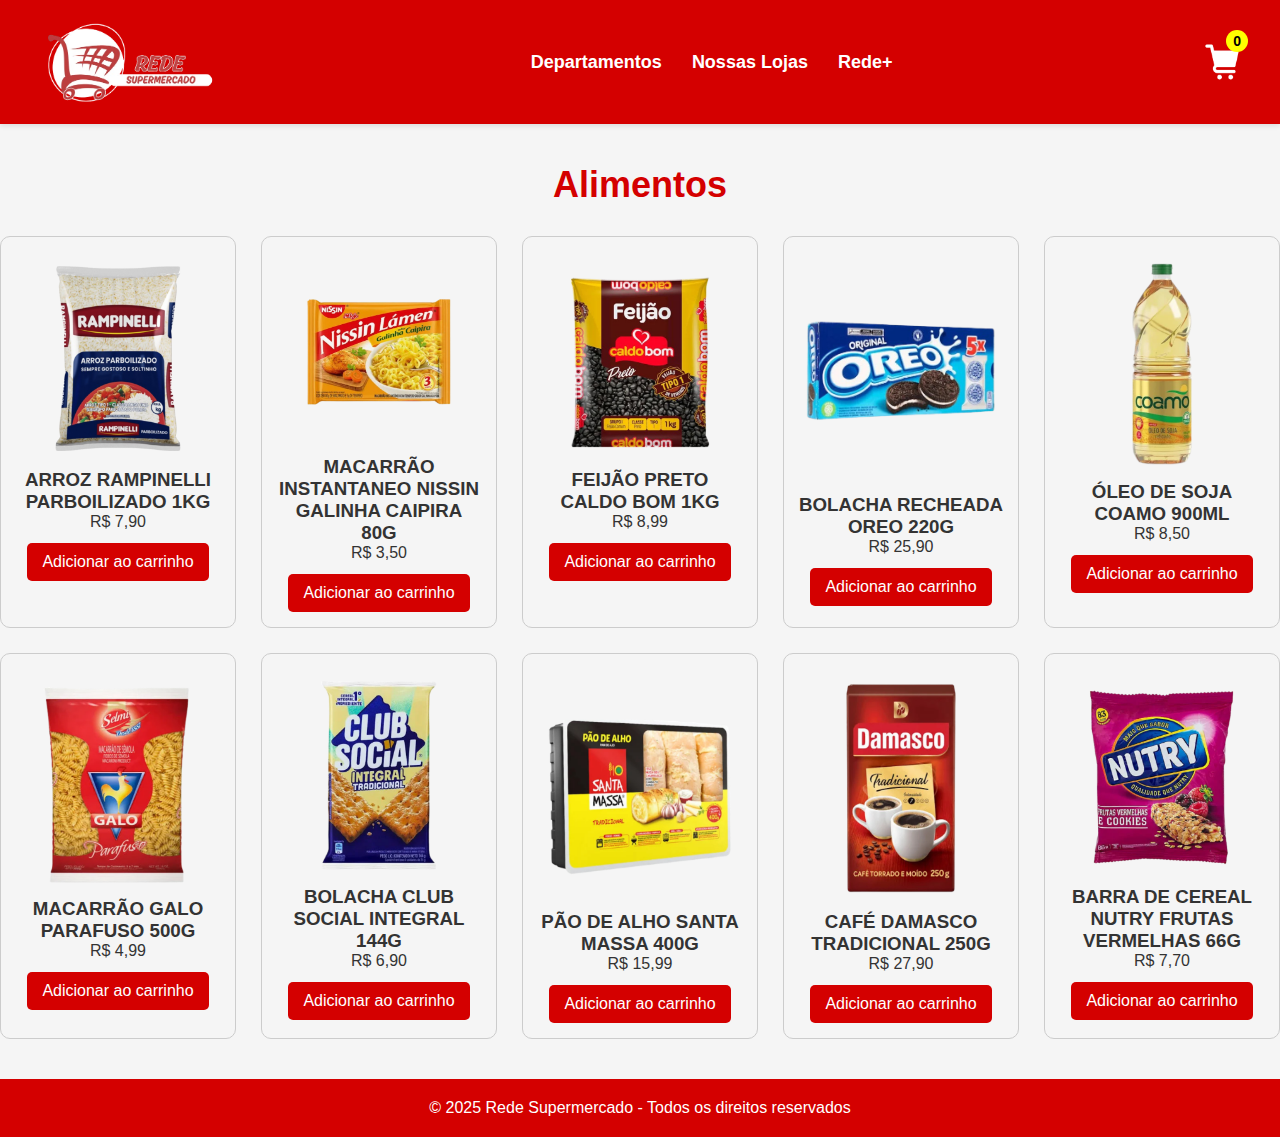
<file: alimentos.html>
<!DOCTYPE html>
<html lang="pt-BR">
<head>
<meta charset="UTF-8">
<meta name="viewport" content="width=device-width, initial-scale=1.0">
<title>Alimentos | Rede Supermercado</title>
<link rel="stylesheet" href="css/style.css">
</head>
<body>

<header>
    <div class="logo">
        <a href="index.html"><img src="img/logo02.png" width="900" height="auto"></a>
    </div>
    <nav>
        <ul>
            <li>
                <a>Departamentos</a>
                <ul>
                    <li><a href="alimentos.html">Alimentos</a></li>
                    <li><a href="bebidas.html">Bebidas</a></li>
                    <li><a href="higiene.html">Higiene</a></li>
                    <li><a href="limpeza.html">Limpeza</a></li>
                </ul>
            </li>
            <li><a href="lojas.html">Nossas Lojas</a></li>
            <li><a href="rede.html">Rede+</a></li>
        </ul>
    </nav>
    <div class="carrinho1">
        <img src="img/carrinho.png" alt="Carrinho">
        <span>0</span>
    </div>
</header>

<main>
    <h1 class="titulo01">Alimentos</h1>
    <div class="products">

        <div class="product">
            <img src="img/arroz.png" width="170" alt="Arroz 1kg">
            <h3>ARROZ RAMPINELLI PARBOILIZADO 1KG</h3>
            <p>R$ 7,90</p>
            <button onclick="addToCart({name:'ARROZ RAMPINELLI PARBOILIZADO 1KG', price:7.90})">Adicionar ao carrinho</button>
        </div>

        <div class="product">
            <img src="img/miojo.png" width="160" alt="Miojo Nissin">
            <h3>MACARRÃO INSTANTANEO NISSIN GALINHA CAIPIRA 80G</h3>
            <p>R$ 3,50</p>
            <button onclick="addToCart({name:'Miojo Nissin', price:3.50})">Adicionar ao carrinho</button>
        </div>

        <div class="product">
            <img src="img/feijao.png" width="170" alt="Feijão 1kg">
            <h3>FEIJÃO PRETO CALDO BOM 1KG</h3>
            <p>R$ 8,99 </p>
            <button onclick="addToCart({name:'FEIJÃO PRETO CALDO BOM', price:8.99})">Adicionar ao carrinho</button>
        </div>

        <div class="product">
            <img src="img/bolachaoreo.png" width="190"alt="Bolacha Recheada Oreo">
            <h3>BOLACHA RECHEADA OREO 220G</h3>
            <p>R$ 25,90</p>
            <button onclick="addToCart({name:'Bolacha Recheada Oreo', price:25.90})">Adicionar ao carrinho</button>
        </div>

        <div class="product">
            <img src="img/oleocoamo.png" width="180" alt="Óleo">
            <h3>ÓLEO DE SOJA COAMO 900ML</h3>
            <p>R$ 8,50</p>
            <button onclick="addToCart({name:'Óleo', price:8.50})">Adicionar ao carrinho</button>
        </div>

        <div class="product">
            <img src="img/macarraogalo.png" width="180" alt="Macarrão Galo">
            <h3>MACARRÃO GALO PARAFUSO 500G</h3>
            <p>R$ 4,99</p>
            <button onclick="addToCart({name:'Macarrão Galo', price:4.99})">Adicionar ao carrinho</button>
        </div>

        <div class="product">
            <img src="img/clubsocial.png" width="170" alt="Club Social">
            <h3>BOLACHA CLUB SOCIAL INTEGRAL 144G</h3>
            <p>R$ 6,90</p>
            <button onclick="addToCart({name:'Club Social', price:6.90})">Adicionar ao carrinho</button>
        </div>

        <div class="product">
            <img src="img/paodealho.png" width="190" alt="Pão de Alho">
            <h3>PÃO DE ALHO SANTA MASSA 400G</h3>
            <p>R$ 15,99</p>
            <button onclick="addToCart({name:'Pão de Alho', price:15.99})">Adicionar ao carrinho</button>
        </div>

        <div class="product">
            <img src="img/cafe.png" width="190" alt="Café">
            <h3>CAFÉ DAMASCO TRADICIONAL 250G</h3>
            <p>R$ 27,90</p>
            <button onclick="addToCart({name:'Café', price:27.90})">Adicionar ao carrinho</button>
        </div>

        <div class="product">
            <img src="img/barrinhanutry.png" width="170" alt="Barrinha Nutry">
            <h3>BARRA DE CEREAL NUTRY FRUTAS VERMELHAS 66G</h3>
            <p>R$ 7,70</p>
            <button onclick="addToCart({name:'Barrinha Nutry', price:7.70})">Adicionar ao carrinho</button>
        </div>

    </div>
</main>

<div id="cartModal">
    <div class="modal-header">
        <span>Carrinho</span>
        <button onclick="toggleCart()">×</button>
    </div>

    <ul class="modal-content" id="cartItems"></ul>

    <div class="modal-footer" style="display:none;">
        <div style="display:flex; justify-content:space-between; margin-bottom:10px;">
            <strong>Total:</strong>
            <strong class="cart-total-amount">R$ 0.00</strong>
        </div>
        <button onclick="alert('Implementar checkout')" class="checkout-btn">Finalizar pedido</button>
    </div>
</div>


<footer>
    <p>© 2025 Rede Supermercado - Todos os direitos reservados</p>
</footer>

<script src="script.js"></script>
</body>
</html>
</file>
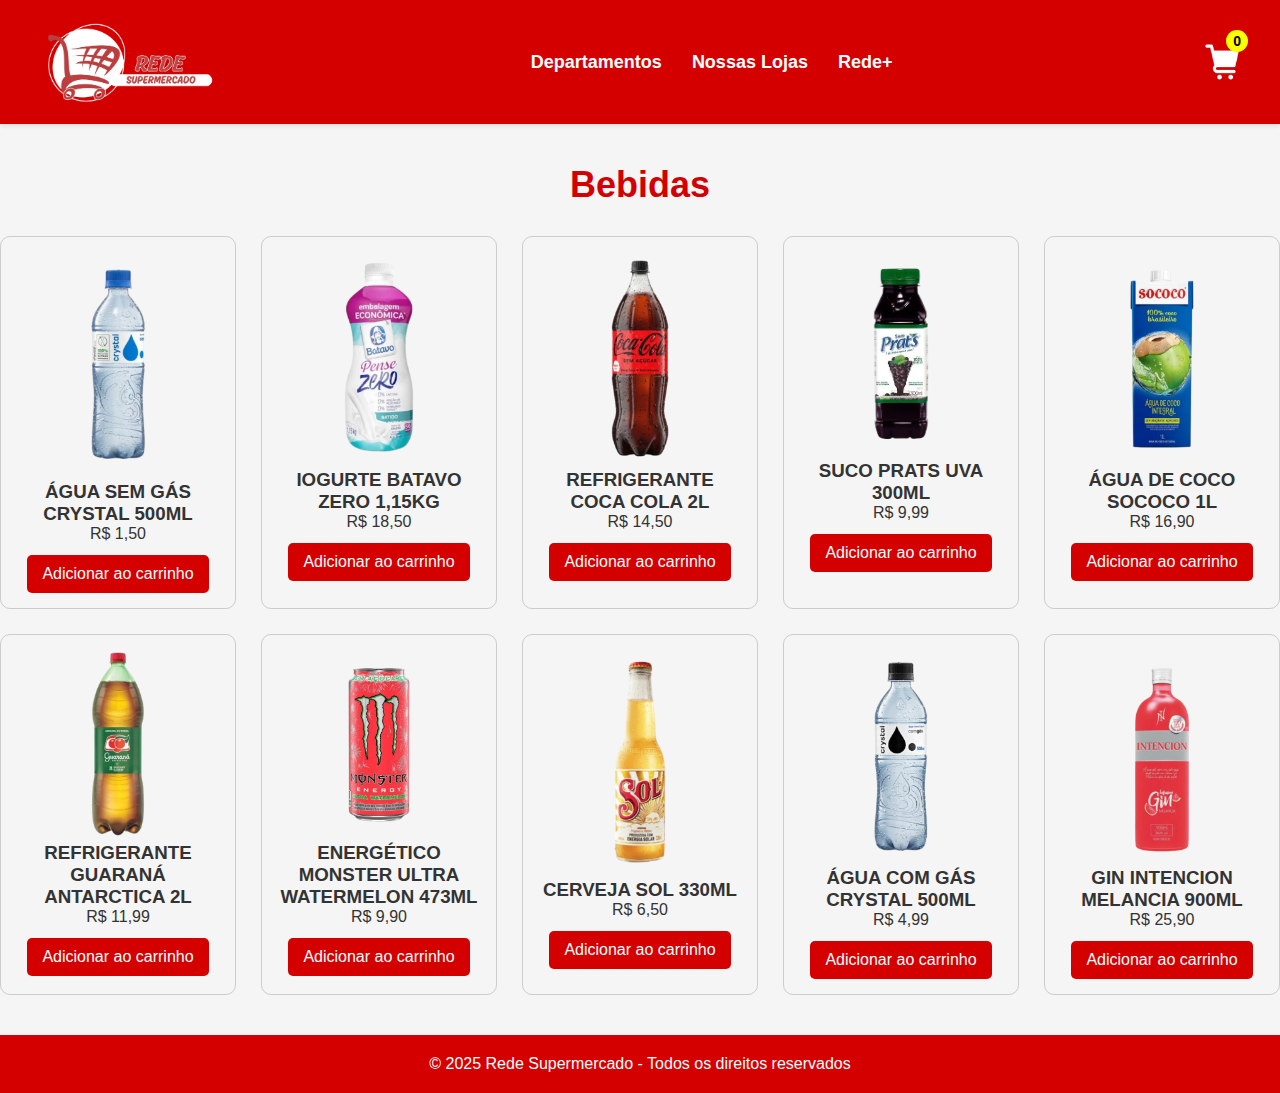
<file: bebidas.html>
<!DOCTYPE html>
<html lang="pt-BR">
    <head>
        <meta charset="UTF-8">
        <meta name="viewport" content="width=device-width, initial-scale=1.0">
        <title>Bebidas | Rede Supermercado</title>
        <link rel="stylesheet" href="css/style.css">
    </head>
    <body>

        <header>
            <div class="logo">
                <a href="index.html"><img src="img/logo02.png" width="900" height="auto"></a>
            </div>
            <nav>
                <ul>
                    <li>
                        <a>Departamentos</a>
                        <ul>
                            <li><a href="alimentos.html">Alimentos</a></li>
                            <li><a href="bebidas.html">Bebidas</a></li>
                            <li><a href="higiene.html">Higiene</a></li>
                            <li><a href="limpeza.html">Limpeza</a></li>
                        </ul>
                    </li>
                    <li><a href="lojas.html">Nossas Lojas</a></li>
                    <li><a href="rede.html">Rede+</a></li>
                </ul>
            </nav>
            <div class="carrinho1">
                <img src="img/carrinho.png" alt="Carrinho">
                <span>0</span>
            </div>
        </header>

        <main>
            <h1 class="titulo01">Bebidas</h1>
            <div class="products">

                <div class="product">
                    <img src="img/aguasemgas.png" width="180"="Água Sem Gás">
                    <h3>ÁGUA SEM GÁS CRYSTAL 500ML</h3>
                    <p>R$ 1,50</p>
                    <button onclick="addToCart({name:'Água Sem Gás', price:1.50})">Adicionar ao carrinho</button>
                </div>

                <div class="product">
                    <img src="img/iogurtebatavo.png" width="170"="Iogurte Batavo Zero">
                    <h3>IOGURTE BATAVO ZERO 1,15KG</h3>
                    <p>R$ 18,50</p>
                    <button onclick="addToCart({name:'Iogurte Batavo Zero', price:18.50})">Adicionar ao carrinho</button>
                </div>

                <div class="product">
                    <img src="img/cocacola.png" width="170" alt="Coca Cola 2L">
                    <h3>REFRIGERANTE COCA COLA 2L</h3>
                    <p>R$ 14,50</p>
                    <button onclick="addToCart({name:'Coca Cola 2L', price:14.50})">Adicionar ao carrinho</button>
                </div>

                <div class="product">
                    <img src="img/sucoprats-uva.png" alt="Suco Prats Uva 300ML">
                    <h3>SUCO PRATS UVA 300ML</h3>
                    <p>R$ 9,99</p>
                    <button onclick="addToCart({name:'Suco Prats Uva 300ML', price:9.50})">Adicionar ao carrinho</button>
                </div>

                <div class="product">
                    <img src="img/aguadecoco.png" width="170" alt="Água de Coco">
                    <h3>ÁGUA DE COCO SOCOCO 1L</h3>
                    <p>R$ 16,90</p>
                    <button onclick="addToCart({name:'Água de Coco', price:16.90})">Adicionar ao carrinho</button>
                </div>

                <div class="product">
                    <img src="img/guarana.png"width="150" alt="Refrigerante Guaraná Antarctica 2L">
                    <h3>REFRIGERANTE GUARANÁ ANTARCTICA 2L</h3>
                    <p>R$ 11,99</p>
                    <button onclick="addToCart({name:'Refrigerante Guaraná Antarctica 2L', price:11.99})">Adicionar ao carrinho</button>
                </div>

                <div class="product">
                    <img src="img/energetico.png"width="150" alt="Energético Monster">
                    <h3>ENERGÉTICO MONSTER ULTRA WATERMELON 473ML</h3>
                    <p>R$ 9,90</p>
                    <button onclick="addToCart({name:'Energético Monster', price:9.50})">Adicionar ao carrinho</button>
                </div>

                <div class="product">
                    <img src="img/cerveja.png" width="180" alt="Cerveja Sol">
                    <h3>CERVEJA SOL 330ML</h3>
                    <p>R$ 6,50</p>
                    <button onclick="addToCart({name:'Cerveja Sol', price:6.50})">Adicionar ao carrinho</button>
                </div>

                <div class="product">
                    <img src="img/aguacomgas.png" width="170" alt="Água Com Gás">
                    <h3>ÁGUA COM GÁS CRYSTAL 500ML</h3>
                    <p>R$ 4,99</p>
                    <button onclick="addToCart({name:'Água Com Gás', price:4.99})">Adicionar ao carrinho</button>
                </div>

                <div class="product">
                    <img src="img/gin.png" width="170" alt="Gin Melancia">
                    <h3>GIN INTENCION MELANCIA 900ML</h3>
                    <p>R$ 25,90</p>
                    <button onclick="addToCart({name:'Gin Melancia', price:25.90})">Adicionar ao carrinho</button>
                </div>

            </div>
        </main>

        <div id="cartModal">
            <div class="modal-header">
                <span>Carrinho</span>
                <button onclick="toggleCart()">×</button>
            </div>

            <ul class="modal-content" id="cartItems"></ul>

            <div class="modal-footer" style="display:none;">
                <div style="display:flex; justify-content:space-between; margin-bottom:10px;">
                    <strong>Total:</strong>
                    <strong class="cart-total-amount">R$ 0.00</strong>
                </div>
                <button onclick="alert('Implementar checkout')" class="checkout-btn">Finalizar pedido</button>
            </div>
        </div>

        <footer>
            <p>© 2025 Rede Supermercado - Todos os direitos reservados</p>
        </footer>

        <script src="script.js"></script>
        
    </body>
</html>
</file>
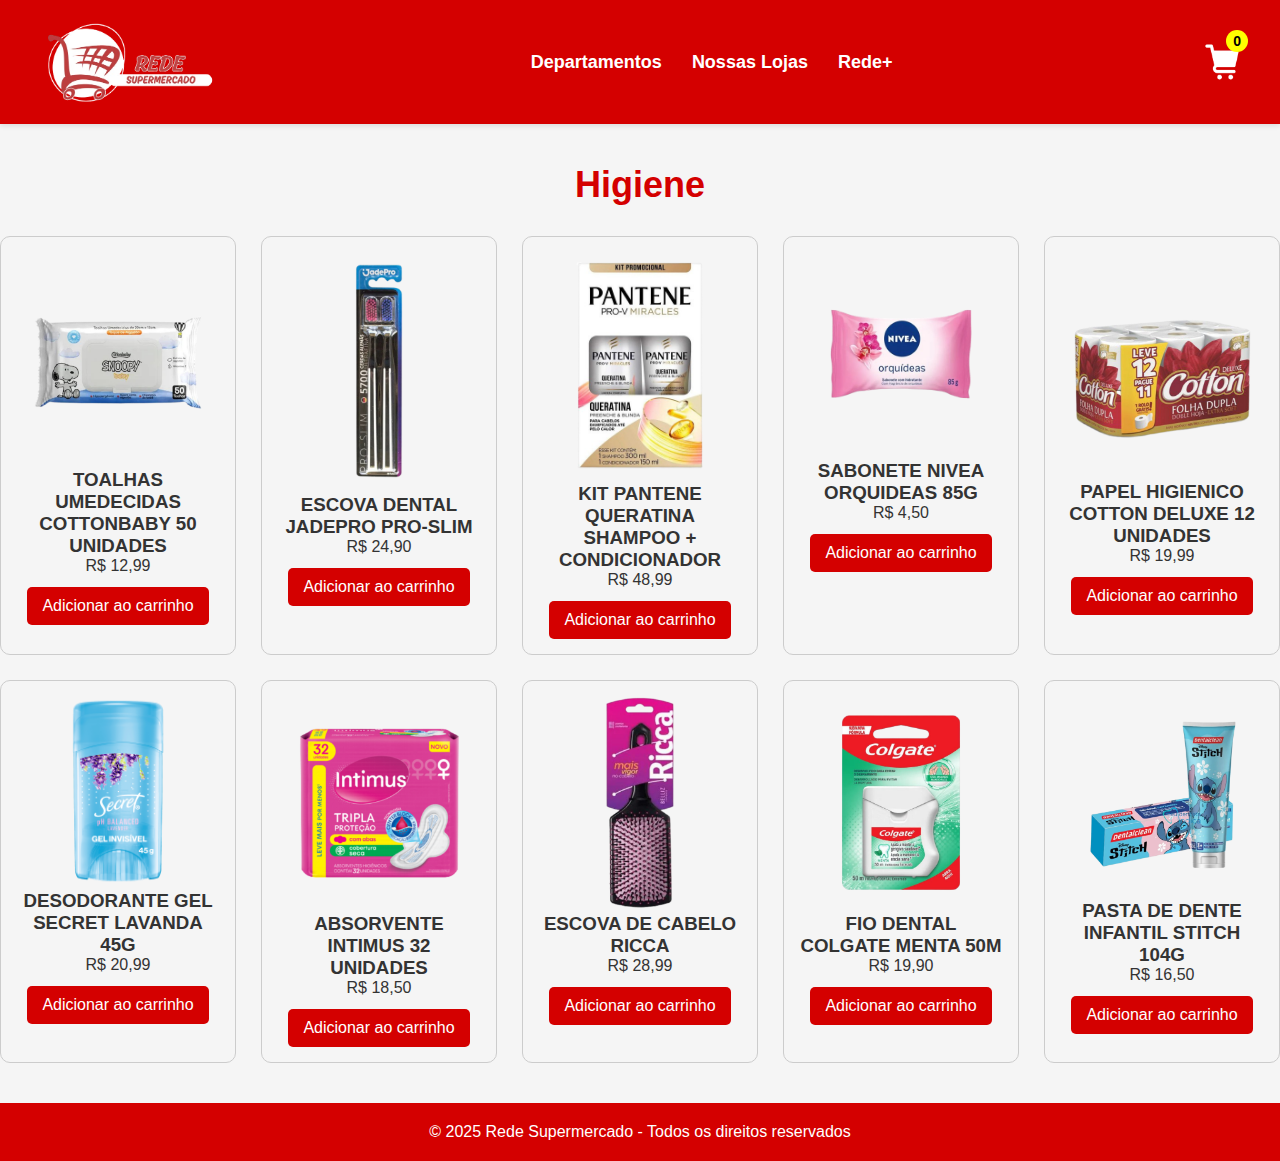
<file: higiene.html>
<!DOCTYPE html>
<html lang="pt-BR">
    <head>
        <meta charset="UTF-8">
        <meta name="viewport" content="width=device-width, initial-scale=1.0">
        <link rel="icon" type="image/png" href="img/logo01.png">
        <title>Higiene | Rede Supermercado</title>
        <link rel="stylesheet" href="css/style.css">
    </head>
    <body>
        <header>
            <div class="logo">
                <a href="index.html"><img src="img/logo02.png" width="900" height="auto"></a>
            </div>
            <nav>
                <ul>
                    <li>
                        <a>Departamentos</a>
                        <ul>
                            <li><a href="alimentos.html">Alimentos</a></li>
                            <li><a href="bebidas.html">Bebidas</a></li>
                            <li><a href="higiene.html">Higiene</a></li>
                            <li><a href="limpeza.html">Limpeza</a></li>
                        </ul>
                    </li>
                    <li><a href="lojas.html">Nossas Lojas</a></li>
                    <li><a href="rede.html">Rede+</a></li>
                </ul>
            </nav>
            <div class="carrinho1">
                <img src="img/carrinho.png" alt="Carrinho">
                <span>0</span>
            </div>
        </header>

        <main>
            <h1 class="titulo01">Higiene</h1>
            <div class="products">

                <div class="product">
                <img src="img/lencinhoumedecido.png" width="170" alt="Lencinhos Umedecidos">
                <h3>TOALHAS UMEDECIDAS COTTONBABY 50 UNIDADES</h3>
                <p>R$ 12,99</p>
                <button onclick="addToCart({name:'Lencinhos Umedecidos', price:12.99})">Adicionar ao carrinho</button>
                </div>

                <div class="product">
                <img src="img/escovadedente.png" width="190"="Escova de Dente">
                <h3>ESCOVA DENTAL JADEPRO PRO-SLIM</h3>
                <p>R$ 24,90</p>
                <button onclick="addToCart({name:'Escova de Dente', price:24.90})">Adicionar ao carrinho</button>
                </div>

                <div class="product">
                <img src="img/shampoo-pantene.png" width="140"alt="Kit-Shampoo e Condicionador">
                <h3>KIT PANTENE QUERATINA SHAMPOO + CONDICIONADOR</h3>
                <p>R$ 48,99</p>
                <button onclick="addToCart({name:'Kit-Shampoo e Condicionador', price:48.99})">Adicionar ao carrinho</button>
                </div>

                <div class="product">
                    <img src="img/sabonete.png" width="470" alt="Sabonete Nivea Orquideas">
                    <h3>SABONETE NIVEA ORQUIDEAS 85G</h3>
                    <p>R$ 4,50</p>
                    <button onclick="addToCart({name:'Sabonete Nivea Orquideas', price:4.50})">Adicionar ao carrinho</button>
                </div>

                <div class="product">
                    <img src="img/papelhigienico.png" width="180" alt="Papel Higiênico">
                    <h3>PAPEL HIGIENICO COTTON DELUXE 12 UNIDADES</h3>
                    <p>R$ 19,99</p>
                    <button onclick="addToCart({name:'Papel Higiênico', price:19.99})">Adicionar ao carrinho</button>
                </div>

                <div class="product">
                    <img src="img/desodorantefem.jpeg" width="190" alt="Desodorante Feminino">
                    <h3>DESODORANTE GEL SECRET LAVANDA 45G</h3>
                    <p>R$ 20,99</p>
                    <button onclick="addToCart({name:'Desodorante Feminino', price:20.99})">Adicionar ao carrinho</button>
                </div>

                <div class="product">
                    <img src="img/absorvente.png" width="170" alt="Absorvente">
                    <h3>ABSORVENTE INTIMUS 32 UNIDADES </h3>
                    <p>R$ 18,50</p>
                    <button onclick="addToCart({name:'Absorvente', price:18.50})">Adicionar ao carrinho</button>
                </div>

                <div class="product">
                    <img src="img/escovadecabelo.png" width="170" alt="Escova de Cabelo">
                    <h3>ESCOVA DE CABELO RICCA</h3>
                    <p>R$ 28,99</p>
                    <button onclick="addToCart({name:'Escova de Cabelo', price:28.99})">Adicionar ao carrinho</button>
                </div>

                <div class="product">
                    <img src="img/fiodental.png" width="170" alt="Fio Dental">
                    <h3>FIO DENTAL COLGATE MENTA 50M</h3>
                    <p>R$ 19,90</p>
                    <button onclick="addToCart({name:'Fio Dental', price:19.90})">Adicionar ao carrinho</button>
                </div>

                <div class="product">
                    <img src="img/pastainfantil.png" width="160" alt="Pasta de Dente Infantil">
                    <h3>PASTA DE DENTE INFANTIL STITCH 104G</h3>
                    <p>R$ 16,50</p>
                    <button onclick="addToCart({name:'Pasta de Dente Infantil', price:16.50})">Adicionar ao carrinho</button>
                </div>
            </div>
        </main>

        <div id="cartModal">
            <div class="modal-header">
                <span>Carrinho</span>
                <button onclick="toggleCart()">×</button>
            </div>

            <ul class="modal-content" id="cartItems"></ul>

            <div class="modal-footer" style="display:none;">
                <div style="display:flex; justify-content:space-between; margin-bottom:10px;">
                    <strong>Total:</strong>
                    <strong class="cart-total-amount">R$ 0.00</strong>
                </div>
                <button onclick="finishCheckout()" class="checkout-btn">Finalizar pedido</button>
            </div>
        </div>


        <footer>
            <p>© 2025 Rede Supermercado - Todos os direitos reservados</p>
        </footer>

        <script src="script.js"></script>
    </body>
</html>
</file>
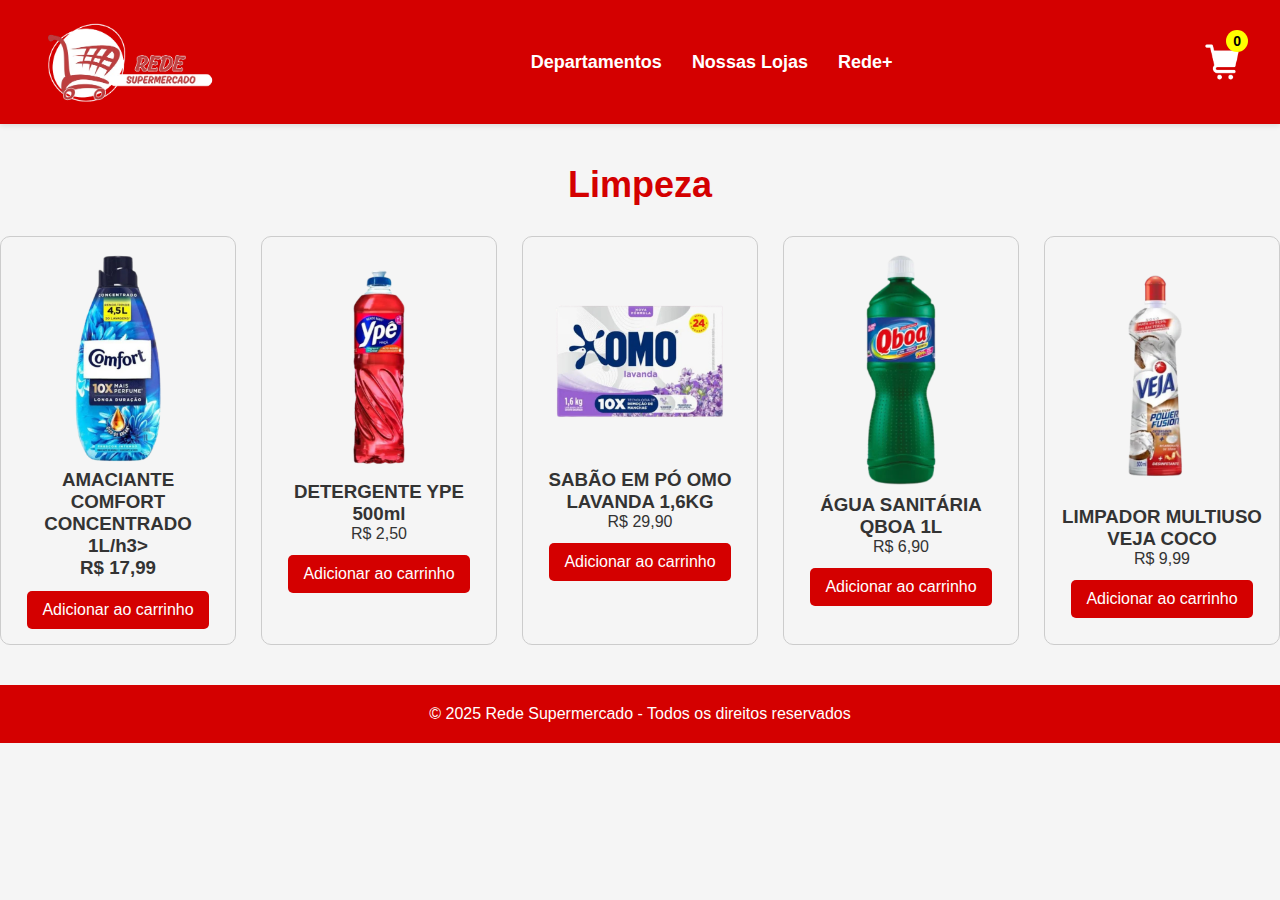
<file: limpeza.html>
<!DOCTYPE html>
<html lang="pt-BR">
<head>
<meta charset="UTF-8">
<meta name="viewport" content="width=device-width, initial-scale=1.0">
<title>Limpeza - Rede Supermercado</title>
<link rel="stylesheet" href="css/style.css">
</head>
<body>

<header>
    <div class="logo">
        <a href="index.html"><img src="img/logo02.png" width="900" height="auto"></a>
    </div>
    <nav>
        <ul>
            <li>
                <a>Departamentos</a>
                <ul>
                    <li><a href="alimentos.html">Alimentos</a></li>
                    <li><a href="bebidas.html">Bebidas</a></li>
                    <li><a href="higiene.html">Higiene</a></li>
                    <li><a href="limpeza.html">Limpeza</a></li>
                </ul>
            </li>
            <li><a href="lojas.html">Nossas Lojas</a></li>
            <li><a href="rede.html">Rede+</a></li>
        </ul>
    </nav>
    <div class="carrinho1">
        <img src="img/carrinho.png" alt="Carrinho">
        <span>0</span>
    </div>
</header>

<main>
    <h1 class="titulo01">Limpeza</h1>
    <div class="products">

        <div class="product">
            <img src="img/amaciante.png" width="170" alt="Amaciante">
            <h3>AMACIANTE COMFORT CONCENTRADO 1L/h3>
            <p>R$ 17,99 </p>
            <button onclick="addToCart({name:'Amaciante', price:17.99})">Adicionar ao carrinho</button>
        </div>

        <div class="product">
            <img src="img/detergente.png" width="180" alt="Detergente Ype 500ml">
            <h3>DETERGENTE YPE 500ml</h3>
            <p>R$ 2,50</p>
            <button onclick="addToCart({name:'Detergente Ype 500ml', price:2.50})">Adicionar ao carrinho</button>
        </div>

        <div class="product">
            <img src="img/sabaoempo.png" width="170" alt="Sabão em Pó">
            <h3>SABÃO EM PÓ OMO LAVANDA 1,6KG</h3>
            <p>R$ 29,90</p>
            <button onclick="addToCart({name:'Sabão em Pó', price:29.90})">Adicionar ao carrinho</button>
        </div>

        <div class="product">
            <img src="img/aguasanitaria.png" width="190"alt="Água Sanitária">
            <h3>ÁGUA SANITÁRIA QBOA 1L</h3>
            <p>R$ 6,90</p>
            <button onclick="addToCart({name:'Água Sanitária', price:6.90})">Adicionar ao carrinho</button>
        </div>

        <div class="product">
            <img src="img/limpadorveja.png" width="200" alt="Limpador Veja">
            <h3>LIMPADOR MULTIUSO VEJA COCO</h3>
            <p>R$ 9,99</p>
            <button onclick="addToCart({name:'Limpador Veja', price:5.50})">Adicionar ao carrinho</button>
        </div>

    </div>
</main>

<div id="cartModal">
    <div class="modal-header">
        <span>Carrinho</span>
        <button onclick="toggleCart()">×</button>
    </div>

    <ul class="modal-content" id="cartItems"></ul>

    <div class="modal-footer" style="display:none;">
        <div style="display:flex; justify-content:space-between; margin-bottom:10px;">
            <strong>Total:</strong>
            <strong class="cart-total-amount">R$ 0.00</strong>
        </div>
        <button onclick="alert('Implementar checkout')" class="checkout-btn">Finalizar pedido</button>
    </div>
</div>


<footer>
    <p>© 2025 Rede Supermercado - Todos os direitos reservados</p>
</footer>

<script src="script.js"></script>
</body>
</html>
</file>
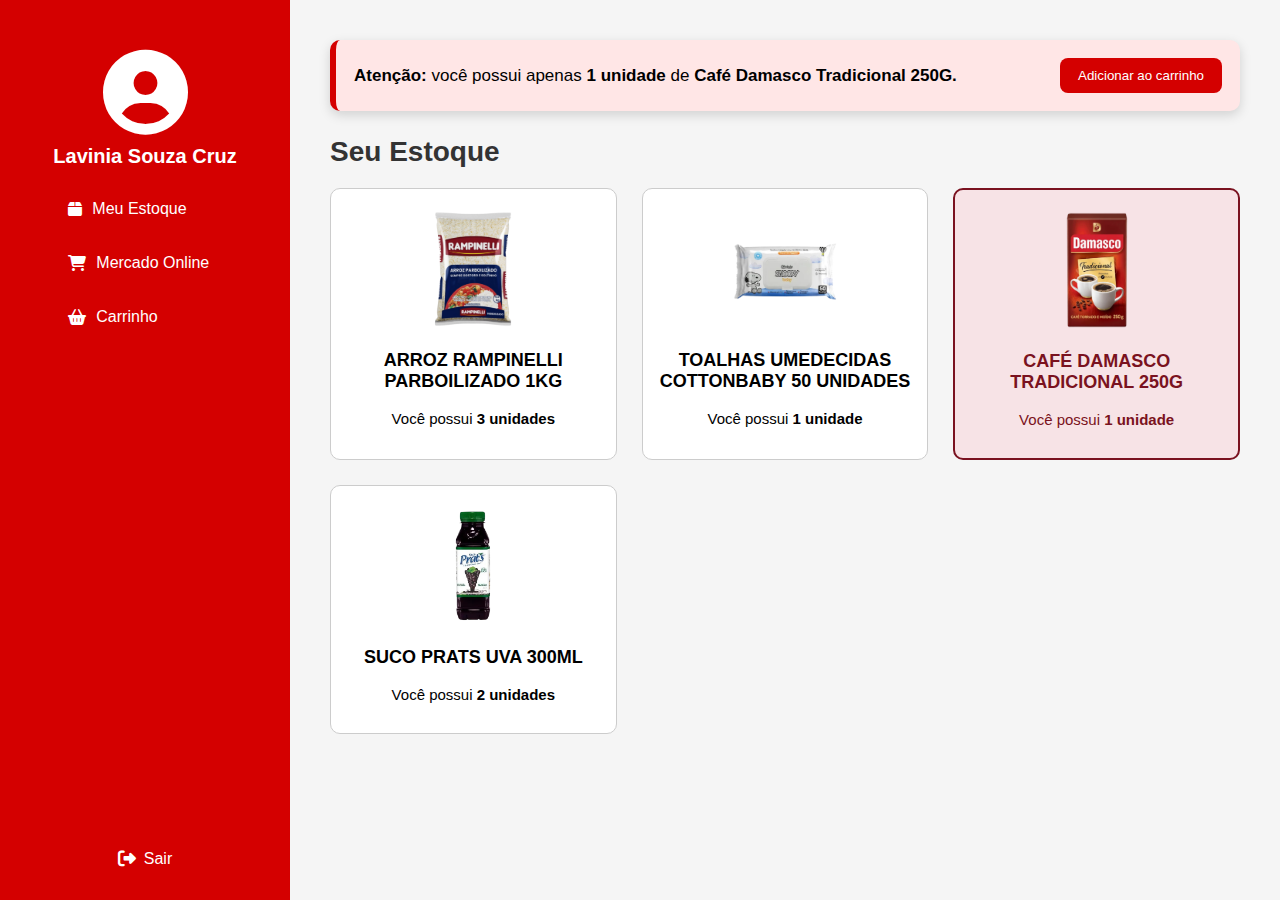
<file: login.html>
<!DOCTYPE html>
<html lang="pt-BR">
<head>
    <meta charset="UTF-8">
    <meta name="viewport" content="width=device-width, initial-scale=1.0">
    <link rel="icon" type="image/png" href="img/logo01.png">
    <title>Estoque | Rede+</title>
    <link rel="stylesheet" href="css/painel.css">
    <link rel="stylesheet" href="https://cdnjs.cloudflare.com/ajax/libs/font-awesome/6.5.0/css/all.min.css">
</head>

<body>
    <div class="container">
        
        <aside class="sidebar">
            <div class="top">
                <div class="perfil">
                    <i class="fa-solid fa-user-circle user-icone"></i>
                    <h2>Lavinia Souza Cruz</h2>
                </div>

                <nav class="menu">
                    <a href="login.html" class="menu-item"><i class="fa-solid fa-box"></i> Meu Estoque</a>
                    <a href="index.html" class="menu-item"><i class="fa-solid fa-cart-shopping"></i> Mercado Online</a>
                    <a href="#" class="menu-item"><i class="fa-solid fa-basket-shopping"></i> Carrinho</a>
                </nav>
            </div>

            <button class="btn-sair" onclick="window.location.href='index.html'">
                <i class="fa-solid fa-right-from-bracket"></i> Sair
            </button>
        </aside>

        <main class="conteudo">

            <div class="alerta-estoque">
                <p><strong>Atenção:</strong> você possui apenas <b>1 unidade</b> de <b>Café Damasco Tradicional 250G.
                </b></p>
                <button class="btn-alerta" onclick="alert('Adicionar ao carrinho')">
                    Adicionar ao carrinho
                </button>
            </div>

            <!-- AQUI DENTRO está o correto -->
            <h1>Seu Estoque</h1>

            <div class="estoque-grid">

                <div class="estoque-card">
                    <img src="img/arroz.png" alt="Arroz">
                    <h3>ARROZ RAMPINELLI PARBOILIZADO 1KG</h3>
                    <p class="quantidade">Você possui <b>3 unidades</b></p>
                </div>

                <div class="estoque-card">
                    <img src="img/lencinhoumedecido.png" alt="Toalhas Umedecidas">
                    <h3>TOALHAS UMEDECIDAS COTTONBABY 50 UNIDADES</h3>
                    <p class="quantidade">Você possui <b>1 unidade</b></p>
                </div>

                <div class="estoque-card alerta">
                    <img src="img/cafe.png" alt="Pó de Café">
                    <h3>CAFÉ DAMASCO TRADICIONAL 250G</h3>
                    <p class="quantidade">Você possui <b>1 unidade</b></p>
                </div>

                <div class="estoque-card">
                    <img src="img/sucoprats-uva.png" alt="Suco">
                    <h3>SUCO PRATS UVA 300ML</h3>
                    <p class="quantidade">Você possui <b>2 unidades</b></p>
                </div>

            </div>

        </main>
    </div>

    <script src="script.js"></script>
</body>
</html>
</file>
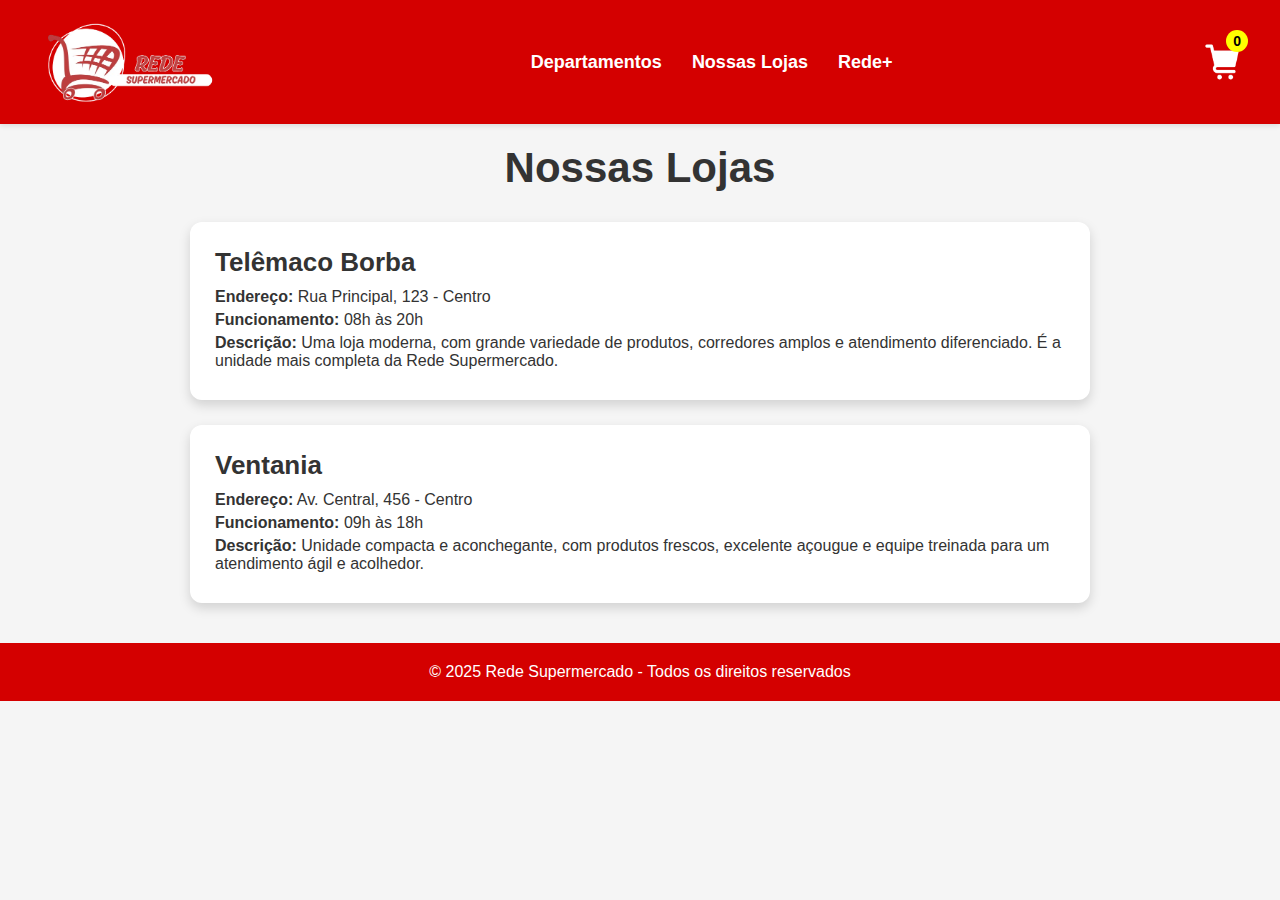
<file: lojas.html>
<!DOCTYPE html>
<html lang="pt-BR">
    <head>
        <meta charset="UTF-8">
        <meta name="viewport" content="width=device-width, initial-scale=1.0">
        <link rel="icon" type="image/png" href="img/logo01.png">
        <title>Nossas Lojas | Rede Supermercado</title>
        <link rel="stylesheet" href="css/style.css">
    </head>
    <body>
        <header>
            <div class="logo">
                <a href="index.html"><img src="img/logo02.png" width="900" height="auto"></a>
            </div>
            <nav>
                <ul>
                    <li>
                        <a>Departamentos</a>
                        <ul>
                            <li><a href="alimentos.html">Alimentos</a></li>
                            <li><a href="bebidas.html">Bebidas</a></li>
                            <li><a href="higiene.html">Higiene</a></li>
                            <li><a href="limpeza.html">Limpeza</a></li>
                        </ul>
                    </li>
                    <li><a href="lojas.html">Nossas Lojas</a></li>
                    <li><a href="rede.html">Rede+</a></li>
                </ul>
            </nav>
            <div class="carrinho1">
                <img src="img/carrinho.png" alt="Carrinho">
                <span>0</span>
            </div>
        </header>

        <main>
            <h1 class="page-title">Nossas Lojas</h1>

            <div class="lojas-container">

                <div class="loja-card">
                    <h3>Telêmaco Borba</h3>
                    <p><strong>Endereço:</strong> Rua Principal, 123 - Centro</p>
                    <p><strong>Funcionamento:</strong> 08h às 20h</p>
                    <p><strong>Descrição:</strong> Uma loja moderna, com grande variedade de produtos, corredores amplos e atendimento diferenciado. É a unidade mais completa da Rede Supermercado.</p>
                </div>

                <div class="loja-card">
                    <h3>Ventania</h3>
                    <p><strong>Endereço:</strong> Av. Central, 456 - Centro</p>
                    <p><strong>Funcionamento:</strong> 09h às 18h</p>
                    <p><strong>Descrição:</strong> Unidade compacta e aconchegante, com produtos frescos, excelente açougue e equipe treinada para um atendimento ágil e acolhedor.</p>
                </div>

            </div>
        </main>
        <div id="cartModal">
            <div class="modal-header">
                <span>Carrinho</span>
                <button onclick="toggleCart()">×</button>
            </div>

            <ul class="modal-content" id="cartItems"></ul>

            <div class="modal-footer" style="display:none;">
                <div style="display:flex; justify-content:space-between; margin-bottom:10px;">
                    <strong>Total:</strong>
                    <strong class="cart-total-amount">R$ 0.00</strong>
                </div>
                <button onclick="finishCheckout()" class="checkout-btn">Finalizar pedido</button>
            </div>
        </div>

        <footer>
            <p>© 2025 Rede Supermercado - Todos os direitos reservados</p>
        </footer>

        <script src="script.js"></script>

    </body>
</html>
</file>
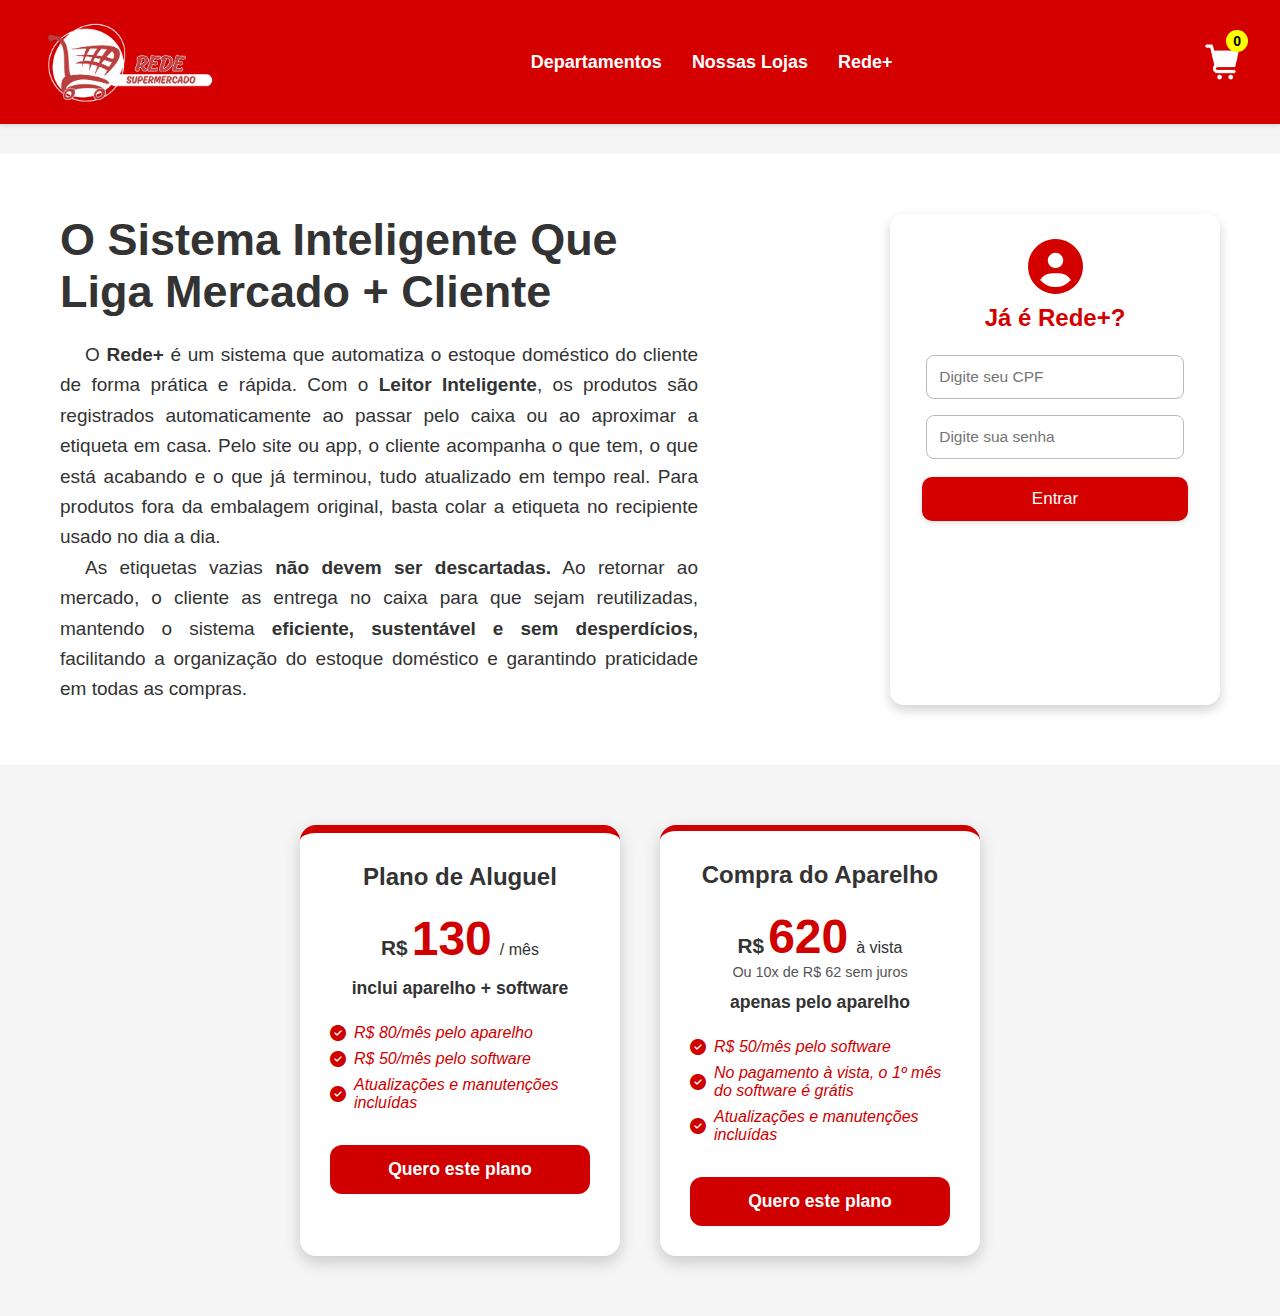
<file: rede.html>
<!DOCTYPE html>
<html lang="pt-BR">

<head>
    <meta charset="UTF-8">
    <meta name="viewport" content="width=device-width, initial-scale=1.0">
    <title>Rede+ - Rede Supermercado</title>

    <link rel="stylesheet" href="css/style.css">
    <link rel="stylesheet" href="https://cdnjs.cloudflare.com/ajax/libs/font-awesome/6.5.0/css/all.min.css">
</head>

<body>

    <header>
        <div class="logo">
            <a href="index.html"><img src="img/logo02.png" width="900" height="auto"></a>
        </div>
        <nav>
            <ul>
                <li>
                    <a>Departamentos</a>
                    <ul>
                        <li><a href="alimentos.html">Alimentos</a></li>
                        <li><a href="bebidas.html">Bebidas</a></li>
                        <li><a href="higiene.html">Higiene</a></li>
                        <li><a href="limpeza.html">Limpeza</a></li>
                    </ul>
                </li>
                <li><a href="lojas.html">Nossas Lojas</a></li>
                <li><a href="rede.html">Rede+</a></li>
            </ul>
        </nav>
        <div class="carrinho1">
            <img src="img/carrinho.png" alt="Carrinho">
            <span>0</span>
        </div>
    </header>

    <section class="rede-hero">
        <div class="hero-text">
            <h1>O Sistema Inteligente Que Liga Mercado + Cliente</h1>

            <p class="descricao">
                O <b>Rede+</b> é um sistema que automatiza o estoque doméstico do cliente de forma prática e rápida. Com o <b>Leitor Inteligente</b>, os produtos são registrados automaticamente ao passar pelo caixa ou ao aproximar a etiqueta em casa. Pelo site ou app, o cliente acompanha o que tem, o que está acabando e o que já terminou, tudo atualizado em tempo real. Para produtos fora da embalagem original, basta colar a etiqueta no recipiente usado no dia a dia.
            </p>

            <p class="descricao">
             As etiquetas vazias <b>não devem ser descartadas.</b> Ao retornar ao mercado, o cliente as entrega no caixa para que sejam reutilizadas, mantendo o sistema <b>eficiente, sustentável e sem desperdícios,</b> facilitando a organização do estoque doméstico e garantindo praticidade em todas as compras.
            </p>
        </div>

        <div class="login-box" id="login">
            <i class="fa-solid fa-user-circle"></i>
            <h2>Já é Rede+?</h2>
            <input type="text" placeholder="Digite seu CPF">
            <input type="password" placeholder="Digite sua senha">
            <button>Entrar</button>
        </div>
    </section>


    <!-- -------------------------- PLANOS SUPER CHAMATIVOS ---------------------------- -->
    <section class="planos-container">

    <!-- PLANO 1: ALUGUEL -->
    <div class="plano-card destaque">
        <h2>Plano de Aluguel</h2>

        <div class="preco-destaque">
            <div class="valor-wrapper">
                <span class="moeda">R$</span>
                <span class="valor">130</span>
                <span class="mes">/ mês</span>
            </div>
        </div>

        <p class="compra">inclui aparelho + software</p>

        <div class="detalhes">
            <p><i class="fa-solid fa-circle-check"></i> <i>R$ 80/mês pelo aparelho</i></p>
            <p><i class="fa-solid fa-circle-check"></i> <i>R$ 50/mês pelo software</i></p>
            <p><i class="fa-solid fa-circle-check"></i> <i>Atualizações e manutenções incluídas</i></p>
        </div>

        <button class="btn-plano">Quero este plano</button>
    </div>

    <!-- PLANO 2: COMPRA -->
    <div class="plano-card">
        <h2>Compra do Aparelho</h2>

    <div class="preco-destaque">
        <div class="valor-wrapper">
            <span class="moeda">R$</span>
            <span class="valor">620</span>
            <span class="mes">à vista</span>
        </div>
        <div class="parcelamento">
            Ou 10x de R$ 62 sem juros
        </div>
    </div>
    <p class="compra">apenas pelo aparelho</p>


        <div class="detalhes">
            <p><i class="fa-solid fa-circle-check"></i> <i>R$ 50/mês pelo software</i></p>
            <p><i class="fa-solid fa-circle-check"></i> <i>No pagamento à vista, o 1º mês do software é grátis</i></p>
            <p><i class="fa-solid fa-circle-check"></i> <i>Atualizações e manutenções incluídas</i></p>
        </div>


        <button class="btn-plano">Quero este plano</button>
    </div>
    </section>

<!-- Modal do carrinho -->
<div id="cartModal">
    <div class="modal-header">
        <span>Carrinho</span>
        <button onclick="toggleCart()">×</button>
    </div>

    <ul class="modal-content" id="cartItems"></ul>

    <div class="modal-footer" style="display:none;">
        <div style="display:flex; justify-content:space-between; margin-bottom:10px;">
            <strong>Total:</strong>
            <strong class="cart-total-amount">R$ 0.00</strong>
        </div>
        <button onclick="alert('Implementar checkout')" class="checkout-btn">Finalizar pedido</button>
    </div>
</div>



    <script src="script.js"></script>
</body>

</html>
</file>
<file: css/style.css>
:root {
    --primary: #d40000;
    --secondary: #fff; 
    --gray: #f5f5f5;
    --dark: #333;
    --hover-color: #b71c1c;
    --accent-color: #f5f5f5;
}

* {
    margin: 0;
    padding: 0;
    box-sizing: border-box;
    font-family: Arial, sans-serif;
}

body {
    margin: 0;
    background: var(--gray);
    color: var(--dark);
}

header {
    width: 100%;
    background: var(--primary);
    padding: 15px 40px;
    display: flex;
    justify-content: space-between;
    align-items: center;
    box-shadow: 0 2px 5px rgba(0,0,0,0.1);
}

header .logo img {
    height: 90px !important;
    width: auto !important;
}

nav {
    display: flex;
    align-items: center;
}

nav ul {
    display: flex;
    list-style: none;
    gap: 30px;
    align-items: center;
}

nav li {
    position: relative;
    font-size: 18px;
    cursor: pointer;
}

nav li a {
    color: var(--secondary);
    text-decoration: none;
    font-weight: 900;
}

nav li a:hover {
    color: #ffdddd;
}

nav li a.active {
    color: var(--secondary);
}

nav li ul {
    display: none;
    position: absolute;
    top: 100%;
    left: 0;
    background-color: var(--primary);
    padding: 10px 0;
    border-radius: 5px;
    min-width: 180px;
    z-index: 200;
}

nav li:hover > ul {
    display: block;
}

nav li ul li {
    padding: 10px 20px;
    white-space: nowrap;
}

nav li ul li a {
    color: var(--secondary);
    display: block;
}

nav li ul li a:hover {
    background-color: var(--hover-color);
}

.menu-toggle {
    display: none;
    cursor: pointer;
    font-size: 25px;
    color: #fff;
}

.carrinho1 {
    position: relative;
    cursor: pointer;
}

.carrinho1 img {
    height: 45px;
    width: auto;
}

.carrinho1 span {
    position: absolute;
    top: -8px;
    right: -8px;
    background-color: yellow;
    color: #000;
    font-weight: bold;
    border-radius: 50%;
    padding: 3px 7px;
    font-size: 14px;
    display: flex;
    justify-content: center;
    align-items: center;
}


.rede-banner {
    width: 90%;
    margin: 30px auto;
    background: white;
    padding: 60px 20px;
    border-radius: 12px;
    text-align: center;
    font-size: 35px;
    color: var(--primary);
    font-weight: bold;
}

.planos {
    width: 90%;
    margin: 40px auto;
    display: flex;
    justify-content: center;
    gap: 20px;
    flex-wrap: wrap;
}

.plano {
    background: white;
    width: 320px;
    padding: 20px;
    border-radius: 12px;
    box-shadow: 0 3px 6px rgba(0,0,0,0.15);
    text-align: center;
}

.plano h3 {
    font-size: 22px;
    color: var(--primary);
}

.price {
    font-size: 26px;
    color: var(--primary);
    margin-top: 10px;
    font-weight: bold;
}

.mensal, .total {
    font-size: 18px;
    margin-top: 5px;
}

.products {
    display: grid;
    grid-template-columns: repeat(auto-fit, minmax(220px, 1fr));
    gap: 25px;
}

.product {
    border: 1px solid #ccc;
    border-radius: 10px;
    padding: 15px;
    text-align: center;
    background-color: var(--accent-color);
    transition: transform 0.3s, box-shadow 0.3s;
}

.product:hover {
    transform: translateY(-5px);
    box-shadow: 0 6px 15px rgba(0,0,0,0.2);
}

.product img {
    max-width: 100%;
    border-radius: 8px;
}

.product button {
    margin-top: 12px;
    padding: 10px 15px;
    background-color: var(--primary);
    color: #fff;
    border: none;
    border-radius: 5px;
    cursor: pointer;
    font-size: 16px;
}

.product button:hover {
    background-color: var(--hover-color);
}

.login-area {
    display: flex;
    justify-content: center;
    margin-top: 20px;
}

.login-box {
    background: white;
    padding: 25px;
    width: 360px;
    border-radius: 12px;
    box-shadow: 0 3px 6px rgba(0,0,0,0.15);
    text-align: center;
}

.login-box h2 {
    margin-bottom: 15px;
    color: var(--primary);
}

.login-box input {
    width: 90%;
    padding: 12px;
    margin: 8px 0;
    border-radius: 6px;
    border: 1px solid #ccc;
}

.btn, .btn-primary {
    width: 90%;
    padding: 12px 0;
    background: var(--primary);
    border: none;
    color: #fff;
    border-radius: 6px;
    margin-top: 10px;
    font-size: 18px;
    cursor: pointer;
    transition: 0.3s;
}

.btn-primary:hover, .btn:hover {
    background-color: var(--hover-color);
}

footer {
    background-color: var(--primary);
    color: var(--secondary);
    text-align: center;
    padding: 20px 0;
    margin-top: 40px;
}

@media(max-width: 768px) {
    nav ul {
        flex-direction: column;
        gap: 15px;
        background-color: var(--primary);
        position: absolute;
        top: 80px;
        left: -100%;
        width: 100%;
        padding: 20px;
        transition: 0.3s;
        border-radius: 0 0 10px 10px;
    }

    nav ul.show {
        left: 0;
    }

    nav li ul {
        position: relative;
        top: 0;
        left: 0;
        box-shadow: none;
        border-radius: 5px;
    }

    .menu-toggle {
        display: block;
    }
}

.welcome-section {
    width: 80%;
    margin: 40px auto;
    background: linear-gradient(135deg, #d40000, #ff4d4d);
    color: #fff;
    padding: 48px 25px;
    border-radius: 15px;
    text-align: center;
    box-shadow: 0 8px 20px rgba(0,0,0,0.2);
    position: relative;
    overflow: hidden;
}

.welcome-section h1 {
    font-size: 36px;
    font-weight: bold;
    margin-bottom: 10px;
}

.welcome-section p {
    font-size: 20px;
    margin-bottom: 10px;
    line-height: 1.5;
}

.rede-hero {
display: flex;
justify-content: space-between;
padding: 60px;
background: white;
margin-top: 30px;
flex-wrap: wrap;
gap: 40px;
}

.hero-text {
width: 55%;
min-width: 300px;
}

.hero-text h1 {
font-size: 45px;
color: var(--primary-color);
margin-bottom: 22px;
}

.hero-text p {
font-size: 19px;
line-height: 1.6;
text-align: justify;
}

.login-box {
    width: 330px;
    background: #fff;
    padding: 25px;
    border-radius: 14px;
    box-shadow: 0 5px 12px rgba(0, 0, 0, 0.18);
    text-align: center;
    position: relative;
    z-index: 300;
}

.login-box i {
    font-size: 55px;
    color: var(--primary);
    margin-bottom: 10px;
}

.login-box input {
    width: 92%;
    padding: 12px;
    margin: 8px 0;
    border-radius: 8px;
    border: 1px solid #bbb;
    font-size: 15.5px;
}

.login-box button {
    background: var(--primary);
    color: white;
    border: none;
    padding: 12px;
    width: 95%;
    border-radius: 10px;
    font-size: 17px;
    cursor: pointer;
    margin-top: 10px;
    display: inline-block;
    transition: background 0.2s, transform 0.18s;
    box-shadow: 0 2px 6px rgba(0,0,0,0.12);
}

.login-box button:hover {
    background: #a30000;
    transform: translateY(-2px);
}

.moeda {
    font-size: 1.2rem;
    font-weight: bold;
}

.valor {
    font-size: 2.4rem;
    font-weight: 900;
    color: #b80000;
}

.mes {
    font-size: 1rem;
}

.planos-container {
    display: flex;
    gap: 40px;
    justify-content: center;
    padding: 60px 20px;
}

.plano-card {
    width: 320px;
    background: #ffffff;
    border-radius: 16px;
    padding: 30px;
    box-shadow: 0px 6px 16px rgba(0,0,0,0.18);
    text-align: center;
    position: relative;
    border-top: 6px solid #d00000;
    transition: 0.3s;
}

.plano-card:hover {
    transform: translateY(-5px);
}

.plano-card.destaque {
    border-top: 8px solid #d00000;
}

.plano-card h2 {
    font-size: 1.5rem;
    margin-bottom: 20px;
}

.preco-destaque {
    display: flex;
    flex-direction: column;
    align-items: center;
}

.preco-destaque .valor-wrapper {
    display: flex;
    align-items: baseline;
    gap: 4px;
    margin-bottom: 0px;
}

.preco-destaque .moeda {
    font-size: 1.3rem;
}

.preco-destaque .valor {
    font-size: 3rem;
    font-weight: 900;
    color: #d00000;
}

.preco-destaque .mes {
    font-size: 1rem;
    margin-left: 4px;
}

.preco-destaque .parcelamento {
    font-size: 0.9rem;
    color: #555;
    text-align: center;
    margin-top: 0px;
}

.compra {
    margin-top: 12px;
    font-size: 1.1rem;
    font-weight: 600;
    color: #333;
}

.detalhes {
    margin-top: 25px;
    text-align: left;
}

.detalhes p {
    display: flex;
    align-items: center;
    gap: 8px;
    margin: 8px 0;
    font-style: italic;
    font-size: 1rem;
}

.detalhes i {
    color: #d00000;
}

.btn-plano {
    margin-top: 25px;
    width: 100%;
    padding: 14px;
    background: #d00000;
    color: #fff;
    border: none;
    border-radius: 12px;
    font-size: 1.1rem;
    font-weight: bold;
    cursor: pointer;
    transition: 0.3s;
}

.btn-plano:hover {
    background: #850000;
}

.descricao {
    text-indent: 25px;
    line-height: 1.5;
}

.titulo01 {
    text-align: center;
    margin-top: 40px;
    margin-bottom: 30px;
    font-size: 36px;
    color: #d40000;
}


#cartModal {
    position: fixed;
    top: 0;
    right: -400px;
    width: 350px;
    height: 100vh;
    background: #fff;
    border-left: 4px solid var(--primary);
    box-shadow: -4px 0 15px rgba(0,0,0,0.2);
    display: flex;
    flex-direction: column;
    z-index: 99999;
    transition: right 0.3s ease;
}

#cartModal.active {
    right: 0;
}

#cartModal .modal-header {
    background: var(--primary);
    color: #fff;
    padding: 18px;
    font-size: 20px;
    display: flex;
    justify-content: space-between;
    align-items: center;
    font-weight: 700;
}

#cartModal .modal-header button {
    background: transparent;
    color: white;
    font-size: 22px;
    border: none;
    cursor: pointer;
}

#cartModal .modal-content {
    padding: 18px;
    flex: 1;
    overflow-y: auto;
}

#cartModal .modal-content li {
    display: flex;
    justify-content: space-between;
    margin-bottom: 12px;
    padding-bottom: 10px;
    border-bottom: 1px solid #e5e5e5;
}

#cartModal .modal-content li span {
    font-weight: bold;
}

#cartModal .modal-content li button {
    background-color: var(--primary);
    border: none;
    color: white;
    padding: 5px 8px;
    border-radius: 5px;
    cursor: pointer;
    font-size: 12px;
}

/* Rodapé do carrinho */
#cartModal .modal-footer {
    padding: 20px;
    border-top: 2px solid #eee;
    background: #fafafa;
    display: flex;
    flex-direction: column;
    gap: 12px;
}

#cartModal .modal-footer .cart-total-line {
    display: flex;
    justify-content: space-between;
    font-size: 18px;
    font-weight: 700;
}

#cartModal .continue-btn {
    background: #ddd;
    color: #333;
    padding: 12px;
    text-align: center;
    border-radius: 10px;
    font-size: 16px;
    cursor: pointer;
    border: none;
}

#cartModal .continue-btn:hover {
    background: #ccc;
}

#cartModal .checkout-btn {
    background: var(--primary);
    color: white;
    padding: 14px;
    border: none;
    font-size: 18px;
    border-radius: 10px;
    cursor: pointer;
    font-weight: bold;
}

#cartModal .checkout-btn:hover {
    background: #b30000;
}

.page-title {
        text-align: center;
        font-size: 42px;
        margin-top: 20px;
        margin-bottom: 30px;
        color: var(--primary-color);
        font-weight: 800;
    }

    .lojas-container {
        display: flex;
        flex-direction: column;
        gap: 25px;
        max-width: 900px;
        margin: 0 auto;
    }

    .loja-card {
        background-color: #fff;
        padding: 25px;
        border-radius: 12px;
        border: 2px solid var(--primary-color);
        box-shadow: 0 5px 12px rgba(0,0,0,0.15);
        transition: 0.3s;
    }

    .loja-card:hover {
        transform: translateY(-4px);
        box-shadow: 0 8px 18px rgba(0,0,0,0.20);
    }

    .loja-card h3 {
        color: var(--primary-color);
        font-size: 26px;
        margin-bottom: 10px;
    }

    .loja-card p {
        font-size: 16px;
        margin-bottom: 5px;
    }
</file>
<file: css/painel.css>
:root {
    --primary: #d40000;
    --hover-color: #b71c1c;
    --accent-color: #fff;
    --shadow: 0 4px 12px rgba(0,0,0,0.15);
}

body {
    margin: 0;
    padding: 0;
    font-family: Arial, Helvetica, sans-serif;
    background: #f5f5f5;
}

.container {
    display: flex;
    height: 100vh;
    display: flex;
    align-items: stretch;
    min-height: 100vh;
}

.sidebar {
    width: 250px;
    background-color: var(--primary);
    color: #000;
    padding: 20px;
    display: flex;
    flex-direction: column;
    align-items: center;
    padding-top: 45px;
    justify-content: space-between;
}

.user-icone {
    font-size: 85px;
    color: var(--primary);
    margin-bottom: 10px;
}

.perfil {
    text-align: center;
    width: 100%;
    display: flex;
    flex-direction: column;
    align-items: center;
    justify-content: center;
    margin-top: 5px;
}

.perfil h2 {
    font-size: 20px;
    margin: 0;
    color: #444;
    margin-top: 5px;
}

.fa-user-circle {
    align-items: center;
}

.menu {
    display: flex;
    flex-direction: column;
    gap: 12px;
    margin-top: 20px;
}

.menu-item {
    padding: 12px 15px;
    border-radius: 8px;
    color: #fff;
    font-size: 16px;
    text-decoration: none;
    display: flex;
    gap: 10px;
    align-items: center;
    transition: 0.2s;
}

.menu-item:hover {
    background: var(--hover-color);
}

.menu-item i {
    color: #fff;
}


.user-icone {
    color: #fff;
}

.conteudo {
    flex: 1;
    padding: 40px;
}

.alerta-estoque {
    background: #ffe6e6;
    border-left: 6px solid var(--primary);
    padding: 18px;
    border-radius: 10px;
    margin-bottom: 25px;
    box-shadow: var(--shadow);
    display: flex;
    justify-content: space-between;
    align-items: center;
}

.alerta-estoque p {
    margin: 0;
    font-size: 17px;
}

.btn-alerta {
    background: var(--primary);
    border: none;
    padding: 10px 18px;
    color: #fff;
    border-radius: 8px;
    cursor: pointer;
    transition: 0.2s;
}

.btn-alerta:hover {
    background: var(--hover-color);
}

.conteudo h1 {
    margin-top: 0;
    color: #333;
    font-size: 28px;
    margin-bottom: 20px;
}

.estoque-lista {
    display: grid;
    grid-template-columns: repeat(auto-fit, minmax(220px, 1fr));
    gap: 25px;
}

.item-estoque {
    background: var(--accent-color);
    padding: 18px;
    border-radius: 12px;
    border: 1px solid #ddd;
    box-shadow: var(--shadow);
    display: flex;
    justify-content: space-between;
    align-items: center;
    font-size: 17px;
    transition: 0.3s;
}

.item-estoque:hover {
    transform: translateY(-5px);
    box-shadow: 0 6px 15px rgba(0,0,0,0.2);
}


.item-estoque.alerta {
    border-left: 6px solid var(--primary);
    background: #fff1f1;
}

.estoque-grid {
    display: grid;
    grid-template-columns: repeat(auto-fit, minmax(220px, 1fr));
    gap: 25px;
    margin-top: 20px;
}

.estoque-card {
    border: 1px solid #ccc;
    border-radius: 10px;
    padding: 15px;
    text-align: center;
    background-color: var(--accent-color);
    transition: transform 0.3s, box-shadow 0.3s;
}

.estoque-card:hover {
    transform: translateY(-5px);
    box-shadow: 0 6px 15px rgba(0,0,0,0.2);
}

.estoque-card img {
    max-width: 100%;
    height: 130px;
    object-fit: contain;
    border-radius: 8px;
}

.estoque-card h3 {
    margin-top: 12px;
    font-size: 18px;
    font-weight: bold;
}

.estoque-card .quantidade {
    margin-top: 6px;
    font-size: 15px;
}

.estoque-card.alerta {
    border: 2px solid #7a1220;
    background: #f7e3e6;
}

.estoque-card.alerta h3,
.estoque-card.alerta .quantidade {
    color: #7a1220;
}

.sidebar .perfil h2 {
    font-size: 20px;
    margin: 0;
    color: #fff;
}

.btn-sair {
    margin-top: auto;
    width: 100%;
    padding: 12px;
    background: var(--primary);
    color: #fff;
    font-size: 16px;
    border: none;
    border-radius: 8px;
    cursor: pointer;
    display: flex;
    justify-content: center;
    align-items: center;
    gap: 8px;
    transition: 0.2s;
}

.btn-sair:hover {
    background: var(--hover-color);
}

.btn-sair i {
    color: #fff;
    font-size: 18px;
}
</file>
